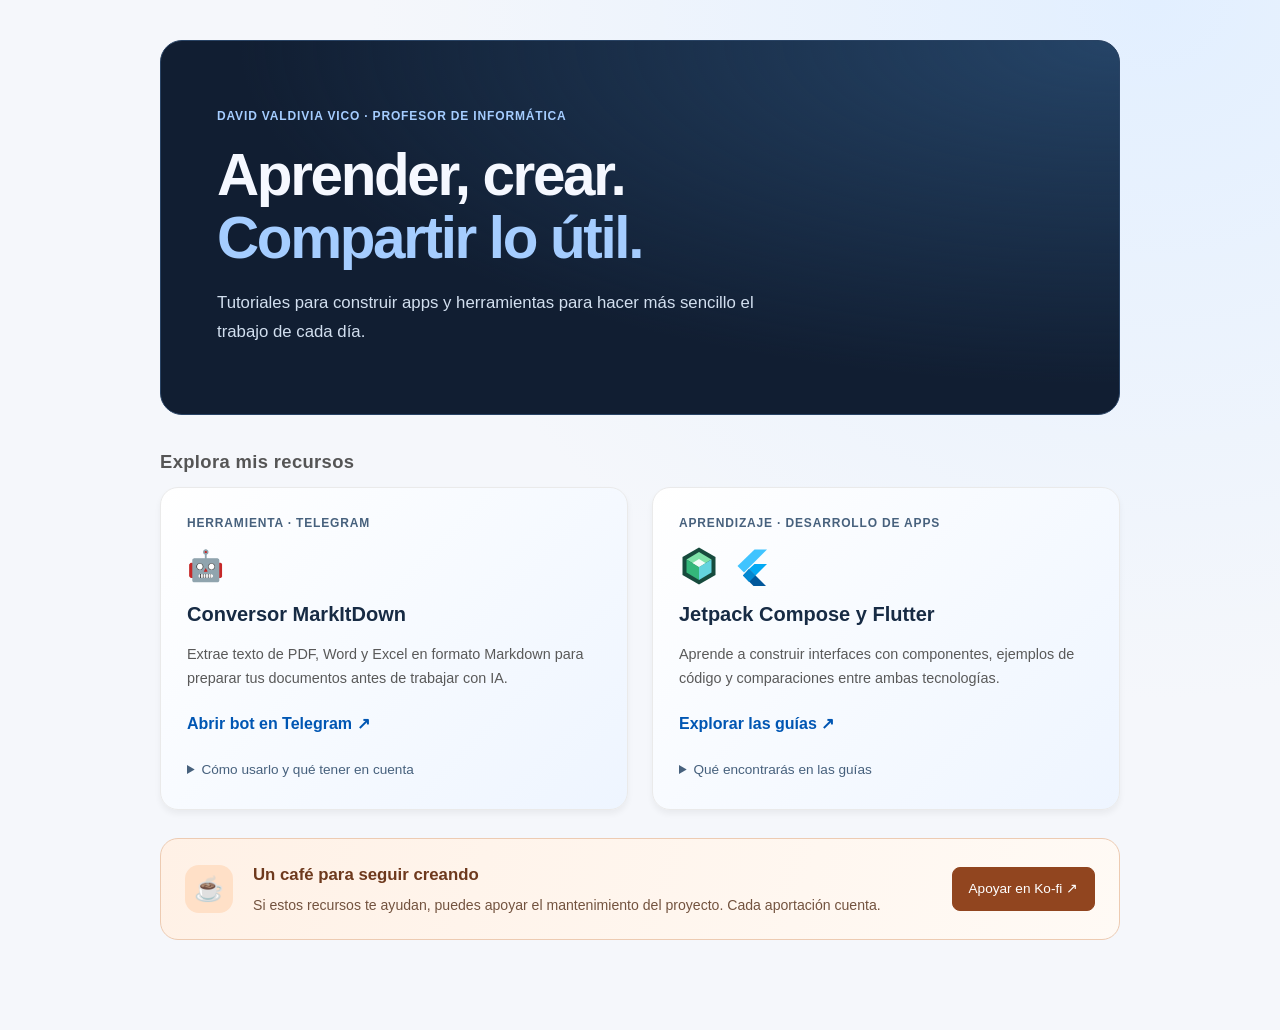
<file: index.html>
<!DOCTYPE html>
<html lang="es">
<head>
    <meta charset="UTF-8">
    <meta name="viewport" content="width=device-width, initial-scale=1.0">
    <title>David | Proyectos y Bots</title>
    <meta name="description" content="Herramientas de David Valdivia Vico: conversor de documentos a Markdown en Telegram y tutoriales de Jetpack Compose y Flutter.">
    <meta property="og:title" content="David Valdivia Vico | Herramientas y tutoriales">
    <meta property="og:description" content="Convierte documentos a Markdown y aprende a crear interfaces con Jetpack Compose y Flutter.">
    <meta property="og:type" content="website">
    <link rel="icon" href="/favicon.svg" type="image/svg+xml">
    <link rel="stylesheet" href="css/estilos.css">
</head>
<body class="home-page">

    <main class="profile-container home-container" id="principal">
        <!-- <img src="https://github.com/Davavico22.png" alt="Foto de perfil" class="profile-img"> -->

        <header class="home-header">
            <p class="eyebrow">David Valdivia Vico · Profesor de Informática</p>
            <h1>Aprender, crear.<br><span>Compartir lo útil.</span></h1>
            <p class="bio">Tutoriales para construir apps y herramientas para hacer más sencillo el trabajo de cada día.</p>
        </header>

        <h2 class="section-title">Explora mis recursos</h2>
        <div class="resource-grid">

            <section class="link-card bot-card" aria-labelledby="bot-titulo">
                <a class="resource-main" href="https://t.me/AsistenteInicial2026_bot" target="_blank" rel="noopener noreferrer">
                <span class="resource-label">Herramienta · Telegram</span>
                <span class="resource-icon" aria-hidden="true">🤖</span>
                <h3 class="link-title" id="bot-titulo">Conversor MarkItDown</h3>
                <p class="link-desc">Extrae texto de PDF, Word y Excel en formato Markdown para preparar tus documentos antes de trabajar con IA.</p>
                <span class="card-action">Abrir bot en Telegram ↗</span>
                </a>
            <details class="bot-help">
            <summary>Cómo usarlo y qué tener en cuenta</summary>
            <ol class="steps">
                <li>Abre el bot en Telegram e inicia la conversación.</li>
                <li>Consulta sus indicaciones y envía un documento compatible.</li>
                <li>Revisa el Markdown obtenido antes de utilizarlo.</li>
            </ol>
                <p>La calidad del resultado depende del archivo original. Comprueba especialmente tablas, imágenes y documentos escaneados. El ahorro de tokens varía según el contenido y el uso.</p>
                <p>Esta web no detalla todavía los límites de tamaño ni los plazos de conservación de archivos del bot. Evita enviar información sensible si no conoces cómo se trata.</p>
            </details>
            </section>
            <section class="link-card learning-card" aria-labelledby="guias-titulo">
                <a class="resource-main" href="tutoriales/index.html">
                <span class="resource-label">Aprendizaje · Desarrollo de apps</span>
                <span class="mini-technologies" aria-hidden="true"><img src="assets/compose-mark.svg" width="40" height="40" alt=""><img src="assets/flutter-mark.svg" width="40" height="40" alt=""></span>
                <h3 class="link-title" id="guias-titulo">Jetpack Compose y Flutter</h3>
                <p class="link-desc">Aprende a construir interfaces con componentes, ejemplos de código y comparaciones entre ambas tecnologías.</p>
                <span class="card-action">Explorar las guías ↗</span>
                </a>
                <details class="bot-help">
                    <summary>Qué encontrarás en las guías</summary>
                    <p>Componentes de Compose con ejemplos visuales, widgets de Flutter con una práctica completa y guías de arranque, idiomas y temas. Las guías incluyen índice y botones para copiar el código.</p>
                </details>
            </section>
        </div>

        <section class="support-panel" aria-labelledby="apoyo">
            <span class="support-icon" aria-hidden="true">☕</span>
            <div class="support-copy">
                <h2 id="apoyo">Un café para seguir creando</h2>
                <p>Si estos recursos te ayudan, puedes apoyar el mantenimiento del proyecto. Cada aportación cuenta.</p>
            </div>
            <a class="support-button" href="https://ko-fi.com/dvalvic" target="_blank" rel="noopener noreferrer">Apoyar en Ko-fi ↗</a>
        </section>
        <footer class="footer">
        </footer>
    </main>

</body>
</html>
</file>
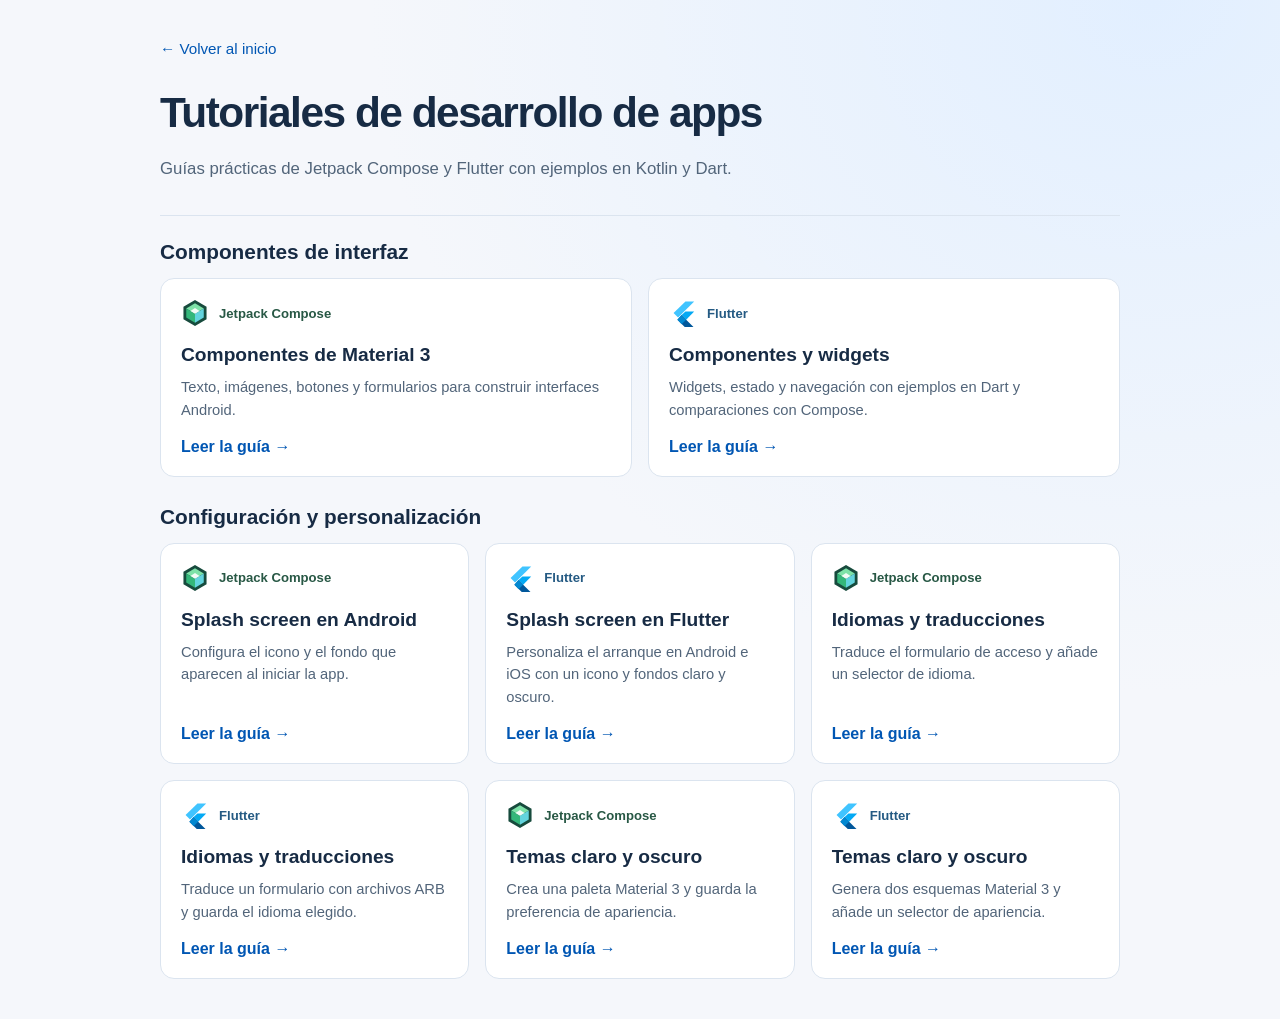
<file: tutoriales/index.html>
<!DOCTYPE html>
<html lang="es">
<head>
    <meta charset="UTF-8">
    <meta name="viewport" content="width=device-width, initial-scale=1.0">
    <title>Tutoriales de desarrollo de apps | David Valdivia Vico</title>
    <meta name="description" content="Guías de Jetpack Compose y Flutter con ejemplos de componentes, arranque, idiomas y temas.">
    <link rel="icon" href="/favicon.svg" type="image/svg+xml">
    <link rel="stylesheet" href="../css/estilos.css">
</head>
<body class="catalog-page">
    <main class="page-container catalog-container">
        <a class="back-link" href="../index.html">← Volver al inicio</a>
        <header class="catalog-header">
            <h1>Tutoriales de desarrollo de apps</h1>
            <p>Guías prácticas de Jetpack Compose y Flutter con ejemplos en Kotlin y Dart.</p>
        </header>

        <section class="catalog-category" aria-labelledby="componentes">
            <h2 id="componentes">Componentes de interfaz</h2>
            <div class="lesson-grid">
                <a class="lesson-card lesson-card--compose" href="compose-componentes/">
                    <div class="lesson-card-platform">
                        <img src="../assets/compose-mark.svg" width="28" height="28" alt="">
                        <span>Jetpack Compose</span>
                    </div>
                    <h3>Componentes de Material 3</h3>
                    <p>Texto, imágenes, botones y formularios para construir interfaces Android.</p>
                    <span class="card-action">Leer la guía <span aria-hidden="true">→</span></span>
                </a>
                <a class="lesson-card lesson-card--flutter" href="flutter-componentes/">
                    <div class="lesson-card-platform">
                        <img src="../assets/flutter-mark.svg" width="28" height="28" alt="">
                        <span>Flutter</span>
                    </div>
                    <h3>Componentes y widgets</h3>
                    <p>Widgets, estado y navegación con ejemplos en Dart y comparaciones con Compose.</p>
                    <span class="card-action">Leer la guía <span aria-hidden="true">→</span></span>
                </a>
            </div>
        </section>

        <section class="catalog-category" aria-labelledby="configuracion">
            <h2 id="configuracion">Configuración y personalización</h2>
            <div class="lesson-grid">
                <a class="lesson-card lesson-card--compose" href="compose-splash-screen/">
                    <div class="lesson-card-platform">
                        <img src="../assets/compose-mark.svg" width="28" height="28" alt="">
                        <span>Jetpack Compose</span>
                    </div>
                    <h3>Splash screen en Android</h3>
                    <p>Configura el icono y el fondo que aparecen al iniciar la app.</p>
                    <span class="card-action">Leer la guía <span aria-hidden="true">→</span></span>
                </a>
                <a class="lesson-card lesson-card--flutter" href="flutter-splash-screen/">
                    <div class="lesson-card-platform">
                        <img src="../assets/flutter-mark.svg" width="28" height="28" alt="">
                        <span>Flutter</span>
                    </div>
                    <h3>Splash screen en Flutter</h3>
                    <p>Personaliza el arranque en Android e iOS con un icono y fondos claro y oscuro.</p>
                    <span class="card-action">Leer la guía <span aria-hidden="true">→</span></span>
                </a>
                <a class="lesson-card lesson-card--compose" href="compose-idiomas/">
                    <div class="lesson-card-platform">
                        <img src="../assets/compose-mark.svg" width="28" height="28" alt="">
                        <span>Jetpack Compose</span>
                    </div>
                    <h3>Idiomas y traducciones</h3>
                    <p>Traduce el formulario de acceso y añade un selector de idioma.</p>
                    <span class="card-action">Leer la guía <span aria-hidden="true">→</span></span>
                </a>
                <a class="lesson-card lesson-card--flutter" href="flutter-idiomas/">
                    <div class="lesson-card-platform">
                        <img src="../assets/flutter-mark.svg" width="28" height="28" alt="">
                        <span>Flutter</span>
                    </div>
                    <h3>Idiomas y traducciones</h3>
                    <p>Traduce un formulario con archivos ARB y guarda el idioma elegido.</p>
                    <span class="card-action">Leer la guía <span aria-hidden="true">→</span></span>
                </a>
                <a class="lesson-card lesson-card--compose" href="compose-temas/">
                    <div class="lesson-card-platform">
                        <img src="../assets/compose-mark.svg" width="28" height="28" alt="">
                        <span>Jetpack Compose</span>
                    </div>
                    <h3>Temas claro y oscuro</h3>
                    <p>Crea una paleta Material 3 y guarda la preferencia de apariencia.</p>
                    <span class="card-action">Leer la guía <span aria-hidden="true">→</span></span>
                </a>
                <a class="lesson-card lesson-card--flutter" href="flutter-temas/">
                    <div class="lesson-card-platform">
                        <img src="../assets/flutter-mark.svg" width="28" height="28" alt="">
                        <span>Flutter</span>
                    </div>
                    <h3>Temas claro y oscuro</h3>
                    <p>Genera dos esquemas Material 3 y añade un selector de apariencia.</p>
                    <span class="card-action">Leer la guía <span aria-hidden="true">→</span></span>
                </a>
            </div>
        </section>
    </main>
</body>
</html>
</file>
<file: css/estilos.css>
:root {
    --bg-color: #f4f4f9;
    --text-color: #333;
    --card-bg: #fff;
    --primary-color: #0056b3;
    --hover-color: #003d82;
}

* {
    box-sizing: border-box;
}

body {
    font-family: 'Segoe UI', Tahoma, Geneva, Verdana, sans-serif;
    background-color: var(--bg-color);
    color: var(--text-color);
    display: flex;
    flex-direction: column;
    align-items: center;
    margin: 0;
    padding: 40px 20px;
}

.profile-container,
.page-container {
    text-align: center;
    max-width: 600px;
    width: 100%;
}

.page-container.wide {
    max-width: 860px;
    text-align: left;
}

.profile-img {
    width: 120px;
    height: 120px;
    border-radius: 50%;
    object-fit: cover;
    border: 3px solid var(--primary-color);
    margin-bottom: 15px;
}

h1 {
    margin: 0 0 10px;
    font-size: 2em;
}

p.bio {
    font-size: 1.1em;
    color: #666;
    margin-bottom: 30px;
}

.section-title {
    font-size: 1.15em;
    color: #555;
    margin: 36px 0 14px;
    text-align: left;
    letter-spacing: 0.02em;
}

.links-grid {
    display: grid;
    gap: 15px;
}

.link-card {
    background-color: var(--card-bg);
    padding: 20px;
    border-radius: 10px;
    text-decoration: none;
    color: var(--text-color);
    box-shadow: 0 4px 6px rgba(0, 0, 0, 0.05);
    transition: transform 0.2s, box-shadow 0.2s;
    display: flex;
    flex-direction: column;
    align-items: center;
    border: 1px solid #eaeaea;
}

.link-card:hover {
    transform: translateY(-3px);
    box-shadow: 0 6px 12px rgba(0, 0, 0, 0.1);
    border-color: var(--primary-color);
}

.link-title {
    font-weight: bold;
    font-size: 1.2em;
    margin-bottom: 5px;
    color: var(--primary-color);
}

.link-desc {
    font-size: 0.9em;
    color: #595959;
    text-align: center;
}

.footer {
    margin-top: 50px;
    font-size: 0.85em;
    color: #666;
}

.back-link {
    display: inline-block;
    margin-bottom: 18px;
    color: var(--primary-color);
    text-decoration: none;
    font-size: 0.95em;
}

.back-link:hover {
    text-decoration: underline;
}

.page-header {
    margin-bottom: 24px;
}

.page-header h1 {
    font-size: 1.75em;
}

.page-header p {
    color: #666;
    margin: 8px 0 0;
}

.toc {
    background: var(--card-bg);
    border: 1px solid #eaeaea;
    border-radius: 10px;
    padding: 16px 20px;
    margin-bottom: 28px;
}

.toc h2 {
    margin: 0 0 10px;
    font-size: 1em;
    color: var(--primary-color);
}

.toc ol {
    margin: 0;
    padding-left: 20px;
}

.toc a {
    color: var(--text-color);
    text-decoration: none;
}

.toc a:hover {
    color: var(--primary-color);
    text-decoration: underline;
}

.markdown-body {
    background: var(--card-bg);
    border: 1px solid #eaeaea;
    border-radius: 10px;
    padding: 28px 32px 40px;
    box-shadow: 0 4px 6px rgba(0, 0, 0, 0.05);
    line-height: 1.65;
}

.markdown-body h1 {
    font-size: 1.8em;
    margin: 0 0 16px;
    padding-bottom: 10px;
    border-bottom: 1px solid #eee;
}

.markdown-body h2 {
    font-size: 1.35em;
    margin: 36px 0 12px;
    color: var(--primary-color);
    scroll-margin-top: 16px;
}

.markdown-body h3 {
    font-size: 1.1em;
    margin: 22px 0 8px;
}

.markdown-body p,
.markdown-body li {
    color: #444;
}

.markdown-body img {
    max-width: 100%;
    height: auto;
    border-radius: 8px;
    box-shadow: 0 2px 8px rgba(0, 0, 0, 0.08);
}

.markdown-body pre {
    background: #0f172a;
    color: #e2e8f0;
    padding: 16px;
    border-radius: 8px;
    overflow-x: auto;
}

.markdown-body code {
    font-family: Consolas, 'Courier New', monospace;
    font-size: 0.9em;
}

/* Kotlin: una paleta con mayor separación entre tipos de tokens. */
.markdown-body pre,
.markdown-body pre code.hljs {
    background: #0f172a;
    color: #e2e8f0;
}
.markdown-body pre code.hljs { padding: 0; }
.markdown-body .hljs-keyword { color: #ff9dce; font-weight: 600; }
.markdown-body .hljs-string,
.markdown-body .hljs-char { color: #a5e075; }
.markdown-body .hljs-number,
.markdown-body .hljs-literal { color: #ffbd7a; }
.markdown-body .hljs-comment { color: #a4b1c7; font-style: italic; }
.markdown-body .hljs-meta,
.markdown-body .hljs-meta .hljs-keyword { color: #ffe082; }
.markdown-body .hljs-title,
.markdown-body .hljs-title.function_ { color: #82cfff; }
.markdown-body .hljs-type,
.markdown-body .hljs-built_in,
.markdown-body .hljs-title.class_ { color: #7de4d4; }
.markdown-body .hljs-attr,
.markdown-body .hljs-property,
.markdown-body .hljs-symbol { color: #c4b5fd; }

.markdown-body :not(pre) > code {
    background: #eef2ff;
    color: #1e3a8a;
    padding: 0.1em 0.4em;
    border-radius: 4px;
}

.markdown-body blockquote {
    margin: 16px 0;
    padding: 8px 16px;
    border-left: 4px solid var(--primary-color);
    background: #f0f6ff;
    color: #444;
}

.markdown-body hr {
    border: none;
    border-top: 1px solid #eee;
    margin: 28px 0;
}

.markdown-body table {
    display: block;
    max-width: 100%;
    overflow-x: auto;
    border-collapse: collapse;
    margin: 20px 0;
}
.markdown-body th, .markdown-body td {
    border: 1px solid #d9e2ee;
    padding: 10px 12px;
    text-align: left;
    min-width: 140px;
}
.markdown-body th { background: #eef2ff; }
.markdown-body tbody tr:nth-child(even) { background: #f8fafc; }

.loading,
.error {
    text-align: center;
    padding: 40px 16px;
    color: #777;
}

.error {
    color: #b91c1c;
}

.kofi {
    border-color: #ff5e5b;
}

:focus-visible {
    outline: 3px solid #0056b3;
    outline-offset: 4px;
}

.card-action {
    margin-top: 16px;
    color: var(--primary-color);
    font-weight: 600;
}

.guide-panel, .support-panel {
    margin-top: 28px;
    padding: 22px;
    background: var(--card-bg);
    border: 1px solid #d9e2ee;
    border-radius: 12px;
    text-align: left;
    line-height: 1.65;
}

.guide-panel h2, .support-panel h2 {
    margin-top: 0;
    font-size: 1.15rem;
}

.steps { padding-left: 24px; }
.steps li + li { margin-top: 8px; }
.bot-card { align-items: stretch; text-align: left; line-height: 1.65; }
.bot-card .link-title { margin: 0; }
.bot-card .link-desc { text-align: left; margin: 8px 0 18px; }
.bot-card .support-button { align-self: flex-start; }
.bot-card h4 { margin: 24px 0 0; font-size: 1rem; }
.bot-card details { margin-top: 8px; }
.bot-card:hover { transform: none; box-shadow: 0 4px 6px rgba(0, 0, 0, 0.05); border-color: #eaeaea; }
summary { cursor: pointer; color: var(--primary-color); font-weight: 600; }
.support-panel { background: #fff8f5; }
.support-button, .copy-button {
    display: inline-block;
    border: 1px solid #0056b3;
    border-radius: 8px;
    padding: 10px 16px;
    color: #fff;
    background: #0056b3;
    font: inherit;
    text-decoration: none;
    cursor: pointer;
}
.support-button:hover, .copy-button:hover { background: #003d82; }
.copy-button { margin-top: 12px; font-size: .9rem; }
.markdown-body { overflow-wrap: anywhere; }
.markdown-body pre { overflow-wrap: normal; }
.toc ol { display: grid; gap: 8px; }
.tutorial-meta { font-size: .95rem; }
.tutorial-tags { display: flex; flex-wrap: wrap; gap: 8px; margin: 16px 0; }
.tutorial-tag {
    display: inline-block;
    border-radius: 999px;
    padding: 6px 12px;
    font-size: .85rem;
    font-weight: 600;
    line-height: 1.5;
}
.tag-level { background: #dcfce7; color: #166534; }
.tag-requirement { background: #dbeafe; color: #1e40af; }
.back-to-index {
    position: fixed;
    right: max(20px, env(safe-area-inset-right));
    bottom: max(20px, env(safe-area-inset-bottom));
    z-index: 10;
    display: inline-flex;
    align-items: center;
    min-height: 44px;
    padding: 10px 18px;
    border-radius: 999px;
    background: var(--primary-color);
    color: #fff;
    font-weight: 600;
    text-decoration: none;
    box-shadow: 0 4px 14px rgba(0, 0, 0, .2);
}
.back-to-index:hover { background: var(--hover-color); }
.toc { scroll-margin-top: 20px; }
body:has(.back-to-index) { padding-bottom: 100px; }
.reading-help { margin-top: 8px; line-height: 1.65; }
.reading-help li + li { margin-top: 8px; }

.lesson-header { margin: 18px 0 30px; padding-bottom: 22px; border-bottom: 1px solid #dbe4ef; }
.lesson-header h1 { font-size: clamp(2rem, 5vw, 3.3rem); line-height: 1.08; letter-spacing: -.04em; color: #172b44; }
.lesson-deck { font-size: clamp(1.05rem, 2.5vw, 1.25rem); line-height: 1.6; color: #52657a; }
.lesson-links { display: flex; flex-wrap: wrap; gap: 10px 22px; font-size: .9rem; }
.lesson-page a { text-underline-offset: .18em; }
.lesson-links a, .lesson-page .markdown-body a { color: var(--primary-color); }
.lesson-page .markdown-body { font-size: 1.06rem; line-height: 1.78; }
.lesson-page .markdown-body h2 { color: #172b44; font-size: 1.5em; line-height: 1.25; }
.lesson-page .markdown-body > p:first-child { font-size: 1.12em; }
.lesson-figure { margin: 28px auto; text-align: center; }
.lesson-figure--compact { max-width: 420px; }
.lesson-figure img { display: block; margin-inline: auto; }
.lesson-figure figcaption { margin-top: 10px; color: #52657a; font-size: .86rem; line-height: 1.55; }
.catalog-category + .catalog-category { margin-top: 28px; }
.catalog-category > h2 { margin: 0 0 14px; color: #172b44; font-size: 1.3rem; }
.lesson-grid { display: grid; grid-template-columns: repeat(auto-fit, minmax(min(230px, 100%), 1fr)); gap: 16px; }
.lesson-card { display: flex; flex-direction: column; padding: 20px; background: #fff; border: 1px solid #dbe4ef; border-radius: 14px; color: #172b44; text-decoration: none; }
.lesson-card:hover { border-color: var(--primary-color); }
.lesson-card:hover .card-action { text-decoration: underline; }
.lesson-card-platform { display: flex; align-items: center; gap: 10px; font-size: .82rem; font-weight: 650; color: #285845; }
.lesson-card--flutter .lesson-card-platform { color: #245a83; }
.lesson-card h3 { margin: 16px 0 0; font-size: 1.2rem; line-height: 1.3; }
.lesson-card p { color: #52657a; font-size: .92rem; line-height: 1.55; margin: 8px 0 16px; }
.lesson-card .card-action { margin-top: auto; }

.home-page, .catalog-page {
    background: radial-gradient(ellipse at 90% 0%, #e2efff 0, transparent 48%), #f5f7fb;
    color: #172b44;
}
.home-container, .catalog-container { max-width: 960px; text-align: left; }
.home-header, .catalog-header { padding: 28px 0 24px; }
.eyebrow, .resource-label {
    font-size: .75rem;
    font-weight: 700;
    letter-spacing: .07em;
    text-transform: uppercase;
    color: #47617d;
}
.home-header h1, .catalog-header h1 {
    font-size: clamp(2.3rem, 6vw, 3.8rem);
    line-height: 1.08;
    letter-spacing: -.045em;
    margin: 20px 0;
}
.home-header h1 span, .catalog-header h1 span { color: #0056b3; }
.home-header .bio, .catalog-header > p:not(.eyebrow) {
    max-width: 580px;
    font-size: 1.05rem;
    line-height: 1.7;
    color: #52657a;
    margin-bottom: 12px;
}
.resource-grid, .course-grid { display: grid; grid-template-columns: repeat(2, minmax(0, 1fr)); gap: 24px; }
.resource-grid { align-items: stretch; }
.resource-grid .link-card { padding: 0; border-radius: 18px; align-items: flex-start; text-align: left; gap: 0; background: linear-gradient(135deg, #fff, #eef5ff); line-height: 1.65; }
.resource-grid .link-card:hover { transform: none; border-color: #eaeaea; box-shadow: 0 4px 6px rgba(0, 0, 0, .05); }
.resource-grid .link-title { font-size: 1.25rem; margin: 0; color: #172b44; }
.resource-grid .link-desc { text-align: left; line-height: 1.65; margin: 0; }
.resource-grid .support-button { padding: 9px 14px; font-size: .9rem; margin-top: auto; }
.resource-grid .bot-help { margin: 0; padding: 0 26px 20px; font-size: .85rem; width: 100%; }
.resource-main {
    display: flex; flex-direction: column; align-items: flex-start;
    gap: 12px; flex: 1; width: 100%; padding: 26px 26px 14px;
    color: inherit; text-decoration: none; border-radius: 18px;
}
.resource-main .card-action { margin-top: auto; padding-top: 8px; }
.resource-main:hover .card-action { text-decoration: underline; text-underline-offset: 4px; }
.resource-grid .link-card:has(.resource-main:hover) { transform: translateY(-3px); border-color: var(--primary-color); box-shadow: 0 8px 22px #172b4412; }
.bot-help summary { color: #47617d; font-weight: 500; padding: 8px 0; }
.bot-help p { line-height: 1.6; }
.resource-icon { display: flex; align-items: center; height: 40px; font-size: 30px; }
.mini-technologies { display: flex; gap: 12px; }
.home-container .support-panel {
    display: flex; align-items: center; gap: 20px;
    padding: 22px 24px; margin-top: 28px;
    background: linear-gradient(110deg, #fff1e6, #fffaf5);
    border: 1px solid #edcbb2; border-radius: 18px;
}
.support-icon { display: grid; place-items: center; width: 48px; height: 48px; flex-shrink: 0; background: #ffe0c7; border-radius: 14px; font-size: 24px; }
.support-copy { flex: 1; }
.home-container .support-panel h2 { color: #6e391d; font-size: 1.05rem; margin: 0 0 5px; }
.home-container .support-panel p { color: #73533f; font-size: .88rem; margin: 0; line-height: 1.6; }
.home-container .support-panel .support-button { background: #91451f; border-color: #91451f; color: #fff; font-size: .85rem; white-space: nowrap; }
.home-container .support-panel .support-button:hover { background: #713516; }
.catalog-highlights { display: flex; flex-wrap: wrap; gap: 10px; margin: 24px 0 12px; }
.catalog-highlights span { color: #47617d; font-size: .8rem; padding: 7px 12px; border: 1px solid #ccd9e9; border-radius: 999px; background: #ffffff80; }
.course-card {
    display: flex;
    flex-direction: column;
    overflow: hidden;
    border: 1px solid #dbe4ef;
    border-radius: 20px;
    background: #fff;
    color: inherit;
    text-decoration: none;
    box-shadow: 0 8px 24px #172b4408;
    transition: transform .2s, box-shadow .2s;
}
.course-card:hover { transform: translateY(-4px); box-shadow: 0 14px 32px #172b4414; }
.course-visual { position: relative; display: flex; align-items: center; gap: 24px; padding: 30px 28px 54px; min-height: 174px; overflow: hidden; }
.compose-course .course-visual { background: linear-gradient(120deg, #d9f8e8, #ebfaf4); }
.flutter-course .course-visual { background: linear-gradient(120deg, #d9efff, #edf7ff); }
.course-visual img { flex-shrink: 0; }
.visual-code { color: #315b56; font: .82rem/1.8 Consolas, monospace; overflow-wrap: anywhere; }
.flutter-course .visual-code { color: #265d85; }
.course-platform { position: absolute; bottom: 18px; left: 28px; font-size: .7rem; font-weight: 600; color: #234d46; }
.flutter-course .course-platform { color: #265d85; }
.course-content { display: flex; flex-direction: column; flex: 1; padding: 26px; }
.course-content h3 { margin: 12px 0; font-size: 1.5rem; letter-spacing: -.025em; }
.course-content > p { color: #52657a; font-size: .95rem; line-height: 1.7; margin: 0; }
.course-topics { display: flex; flex-wrap: wrap; gap: 8px; padding: 0; margin: 22px 0; list-style: none; }
.course-topics li { padding: 5px 9px; border-radius: 6px; background: #f0f4f9; color: #47617d; font-size: .75rem; }
.course-footer { display: flex; flex-wrap: wrap; align-items: center; justify-content: space-between; gap: 12px; border-top: 1px solid #e6edf5; padding-top: 18px; margin-top: auto; font-size: .8rem; color: #52657a; }
.course-footer .card-action { margin: 0; font-size: .9rem; }
.catalog-note { margin-top: 28px; padding: 22px 24px; border-left: 3px solid #68b4e9; background: #eaf2fc; border-radius: 0 12px 12px 0; }
.catalog-note p { margin: 6px 0 0; color: #47617d; line-height: 1.6; font-size: .9rem; }

.home-header {
    background: radial-gradient(ellipse at 100% 0%, #254467 0%, transparent 65%), #111e32;
    color: #f5f8ff;
    border: 1px solid #294364;
    border-radius: 22px;
    padding: clamp(24px, 5vw, 56px);
}

.home-header h1 {
    color: inherit;
    font-size: clamp(2rem, 5.5vw, 3.65rem);
    line-height: 1.08;
    letter-spacing: -.04em;
}

.home-header h1 span, .home-header .eyebrow { color: #a5cdff; }
.home-header .bio { color: #d2dfef; }

.catalog-header, .reader-page :is(.lesson-header, .page-header) {
    margin: 4px 0 24px;
    padding: 10px 0 20px;
    border-bottom: 1px solid #dbe4ef;
}
.catalog-header h1, .reader-page :is(.lesson-header, .page-header) h1 {
    margin: 0 0 10px;
    color: #172b44;
    font-size: clamp(1.75rem, 4.1vw, 2.65rem);
    line-height: 1.15;
    letter-spacing: -.035em;
}
.reader-page .lesson-deck { margin: 0; font-size: 1.02rem; }
.reader-page .lesson-header .eyebrow { margin: 0 0 8px; }

.reader-page { background: #f3f6fa; }
.reader-page .page-container.wide { max-width: 1140px; }
.reader-page .lesson-header { margin-top: 0; }
.reader-layout {
    display: grid;
    grid-template-columns: minmax(215px, 258px) minmax(0, 1fr);
    align-items: start;
    gap: clamp(20px, 4vw, 42px);
}
.reader-layout > article { grid-column: 2; min-width: 0; }
.reader-toc {
    position: sticky;
    top: 24px;
    max-height: calc(100vh - 48px);
    max-height: calc(100dvh - 48px);
    overflow-y: auto;
    scrollbar-width: thin;
    margin: 0;
    border: 1px solid #dbe4ef;
    border-radius: 16px;
    padding: 17px 12px 14px;
}
.reader-toc h2 {
    color: #172b44;
    font-size: 1rem;
    margin: 0 10px 10px;
}
.reader-toc summary { display: none; }
.reader-toc ol { gap: 2px; list-style: none; padding: 0; counter-reset: guide-section; }
.reader-toc a {
    counter-increment: guide-section;
    display: grid;
    grid-template-columns: 2ch 1fr;
    gap: 9px;
    padding: 8px 9px;
    border-inline-start: 3px solid transparent;
    border-radius: 7px;
    color: #405570;
    font-size: .88rem;
    line-height: 1.4;
}
.reader-toc a::before {
    content: counter(guide-section, decimal-leading-zero);
    color: #526985;
    font: .88em/1.6 Consolas, monospace;
}
.reader-toc a:hover, .reader-toc a[aria-current] { background: #eaf2ff; color: #16477e; }
.reader-toc a[aria-current] { border-inline-start-color: #0056b3; font-weight: 700; }
.reader-toc a:focus-visible { outline-offset: -2px; }
.reader-page .markdown-body {
    border: 1px solid #dbe4ef;
    border-radius: 18px;
    padding: clamp(20px, 4.5vw, 50px);
    box-shadow: none;
    color: #24384f;
}
.reader-page .markdown-body h2 { margin-top: 2em; scroll-margin-top: 28px; }
.reader-page .markdown-body h3 { color: #253d58; line-height: 1.35; }
.reader-page .markdown-body > :first-child { margin-top: 0; }
.reader-page .markdown-body pre { border-radius: 12px; padding: 20px; }
.reader-page .copy-button {
    background: #eef4ff;
    color: #16477e;
    border-color: #cedef4;
    margin-top: 2px;
}
.reader-page .copy-button:hover { background: #dfebff; }
.reader-page .lesson-figure { padding: clamp(10px, 3vw, 22px); border: 1px solid #dbe4ef; border-radius: 14px; background: #f7f9fc; }
.reader-page .lesson-figure img { box-shadow: none; }
.reader-page:not(:has(.reader-toc:not([hidden]))) .back-to-index { display: none; }

@media (max-width: 860px) {
    .reader-layout { grid-template-columns: minmax(0, 1fr); gap: 16px; }
    .reader-layout > article { grid-column: 1; }
    .reader-toc { position: static; max-height: none; padding: 0; overflow: visible; }
    .reader-toc h2 { display: none; }
    .reader-toc summary { display: list-item; color: #172b44; padding: 16px 20px; }
    .reader-toc ol { padding: 0 12px 12px; }
}


@media (max-width: 640px) {
    .resource-grid, .course-grid { grid-template-columns: 1fr; gap: 18px; }
    .home-container .support-panel { flex-wrap: wrap; gap: 14px; }
    .support-copy { flex-basis: calc(100% - 62px); }
    .course-visual { min-height: 154px; }
}

@media (prefers-reduced-motion: reduce) {
    .resource-grid .link-card:has(.resource-main:hover) { transform: none; }
    .course-card { transition: none; }
    .course-card:hover { transform: none; }
    .link-card { transition: none; }
    .link-card:hover { transform: none; }
}

@media (max-width: 640px) {
    .markdown-body {
        padding: 20px 16px 32px;
    }
}
</file>
